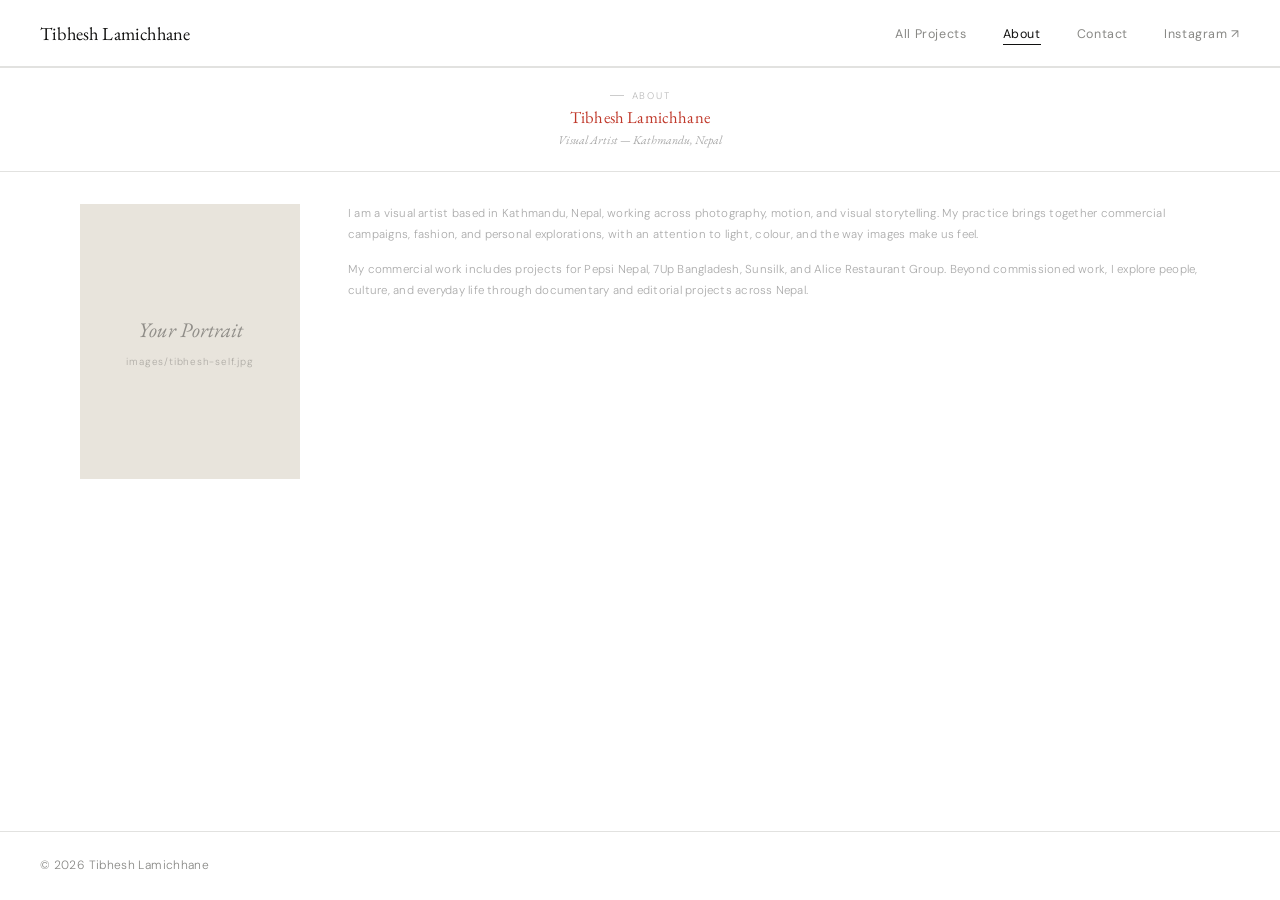
<file: about.html>
<!DOCTYPE html>
<html lang="en">
<head>
  <meta charset="UTF-8" />
  <meta name="viewport" content="width=device-width, initial-scale=1.0" />
  <title>About — Tibhesh Lamichhane</title>
  <link rel="icon" href="media/favicon.ico?v=1" sizes="any" />
  <link rel="apple-touch-icon" href="media/apple-touch-icon.png" />
  <link rel="stylesheet" href="style.css?v=20261119-icon1" />
  <link rel="preconnect" href="https://fonts.googleapis.com" />
  <link rel="preconnect" href="https://fonts.gstatic.com" crossorigin />
  <link href="https://fonts.googleapis.com/css2?family=EB+Garamond:ital,wght@0,400;0,500;1,400;1,500&family=DM+Sans:ital,wght@0,300;0,400;1,300&display=swap" rel="stylesheet" />
  <style>
    /* ---- entrance animations ---- */
    .ab-eyebrow { opacity:0; animation: fadeUp 0.5s cubic-bezier(0.16,1,0.3,1) 0.1s forwards; }
    .ab-name    { opacity:0; animation: fadeUp 0.6s cubic-bezier(0.16,1,0.3,1) 0.2s forwards; }
    .ab-role    { opacity:0; animation: fadeUp 0.6s cubic-bezier(0.16,1,0.3,1) 0.28s forwards; }
    .ab-photo   { opacity:0; animation: fadeUp 0.8s cubic-bezier(0.16,1,0.3,1) 0.35s forwards; }
    .ab-bio     { opacity:0; animation: fadeUp 0.6s cubic-bezier(0.16,1,0.3,1) 0.45s forwards; }
    .ab-bio + .ab-bio { animation-delay: 0.52s; }
    .ab-label   { opacity:0; animation: fadeUp 0.5s cubic-bezier(0.16,1,0.3,1) 0.58s forwards; }
    .ab-clients { opacity:0; animation: fadeUp 0.5s cubic-bezier(0.16,1,0.3,1) 0.64s forwards; }
    .ab-skills  { opacity:0; animation: fadeUp 0.5s cubic-bezier(0.16,1,0.3,1) 0.70s forwards; }

    @keyframes fadeUp {
      from { opacity:0; transform: translateY(14px); }
      to   { opacity:1; transform: none; }
    }

    /* ---- page layout ---- */
    .about-page-wrap {
      width: 100%;
      padding: 0 0 5rem;
    }

    /* ---- top info bar (same as project) ---- */
    .ab-bar {
      border-top: 1px solid var(--border);
      border-bottom: 1px solid var(--border);
      padding: 1.25rem 5rem;
      text-align: center;
      margin-bottom: 2rem;
    }
    .ab-eyebrow {
      font-size: 0.6rem;
      letter-spacing: 0.18em;
      text-transform: uppercase;
      color: #bbb;
      margin-bottom: 0.3rem;
      display: flex;
      align-items: center;
      justify-content: center;
      gap: 0.5rem;
    }
    .ab-eyebrow::before {
      content: "";
      display: inline-block;
      width: 14px;
      height: 1px;
      background: #ccc;
    }
    .ab-name {
      font-family: var(--serif);
      font-size: clamp(0.9rem, 1.3vw, 1.15rem);
      font-weight: 400;
      color: #c0392b;
      letter-spacing: 0.01em;
      line-height: 1.2;
    }
    .ab-role {
      font-family: var(--serif);
      font-size: 0.75rem;
      font-style: italic;
      color: #aaa;
      margin-top: 0.2rem;
    }

    /* ---- photo + text side by side ---- */
    .ab-content {
      display: grid;
      grid-template-columns: 220px 1fr;
      gap: 0;
      padding: 0 5rem 4rem;
      align-items: start;
    }
    .ab-photo {
      width: 220px;
      aspect-ratio: 4 / 5;
      overflow: hidden;
      background: #ebebeb;
    }
    .ab-photo img,
    .ab-photo .ph {
      width: 100%;
      height: 100%;
      object-fit: cover;
    }
    .ab-text {
      padding: 0 0 0 3rem;
      display: flex;
      flex-direction: column;
      justify-content: center;
    }
    .ab-bio {
      font-family: var(--sans);
      font-size: 0.72rem;
      font-weight: 300;
      line-height: 1.8;
      color: #aaa;
      letter-spacing: 0.02em;
      margin-bottom: 0.9rem;
    }

    @media (max-width: 768px) {
      .ab-bar { padding-left: 1.5rem; padding-right: 1.5rem; }
      .ab-content { grid-template-columns: 1fr; padding: 0 1.5rem 3rem; }
      .ab-text { padding: 2rem 0 0; }
    }
  </style>
</head>
<body class="page">

  <!-- NAV -->
  <nav class="nav">
    <a href="index.html" class="nav-logo">Tibhesh Lamichhane</a>
    <ul class="nav-links">
      <li><a href="index.html">All Projects</a></li>
      <li><a href="about.html" class="active">About</a></li>
      <li><a href="contact.html">Contact</a></li>
      <li><a href="https://instagram.com/tibhesh" target="_blank" rel="noopener">Instagram ↗</a></li>
    </ul>
    <button class="hamburger" id="hamburger" aria-label="Toggle menu">
      <span></span><span></span><span></span>
    </button>
  </nav>

  <!-- MOBILE MENU -->
  <div class="mobile-menu" id="mobileMenu">
    <a href="index.html">All Projects</a>
    <a href="about.html">About</a>
    <a href="contact.html">Contact</a>
    <a href="https://instagram.com/tibhesh" target="_blank">Instagram ↗</a>
  </div>

  <div class="about-page-wrap">

    <!-- INFO BAR -->
    <div class="ab-bar">
      <p class="ab-eyebrow">About</p>
      <h1 class="ab-name">Tibhesh Lamichhane</h1>
      <p class="ab-role">Visual Artist — Kathmandu, Nepal</p>
    </div>

    <!-- PHOTO + BIO SIDE BY SIDE -->
    <div class="ab-content">
      <div class="ab-photo">
        <!--
          REPLACE WITH: <img src="images/tibhesh-self.jpg" alt="Tibhesh Lamichhane" />
        -->
        <div class="ph" style="--ph-bg:#e8e4dc;">
          <p>Your Portrait</p>
          <small>images/tibhesh-self.jpg</small>
        </div>
      </div>
      <div class="ab-text">
        <p class="ab-bio">
          I am a visual artist based in Kathmandu, Nepal, working across photography, motion,
          and visual storytelling. My practice brings together commercial campaigns, fashion,
          and personal explorations, with an attention to light, colour, and the way images make us feel.
        </p>
        <p class="ab-bio">
          My commercial work includes projects for Pepsi Nepal, 7Up Bangladesh, Sunsilk,
          and Alice Restaurant Group. Beyond commissioned work, I explore people, culture,
          and everyday life through documentary and editorial projects across Nepal.
        </p>
      </div>
    </div>

  </div>

  <!-- FOOTER -->
  <footer class="footer">
    <span>© <span data-copyright-year>2026</span> Tibhesh Lamichhane</span>
  </footer>

  <script src="script.js?v=20261120-footer1"></script>
</body>
</html>
</file>
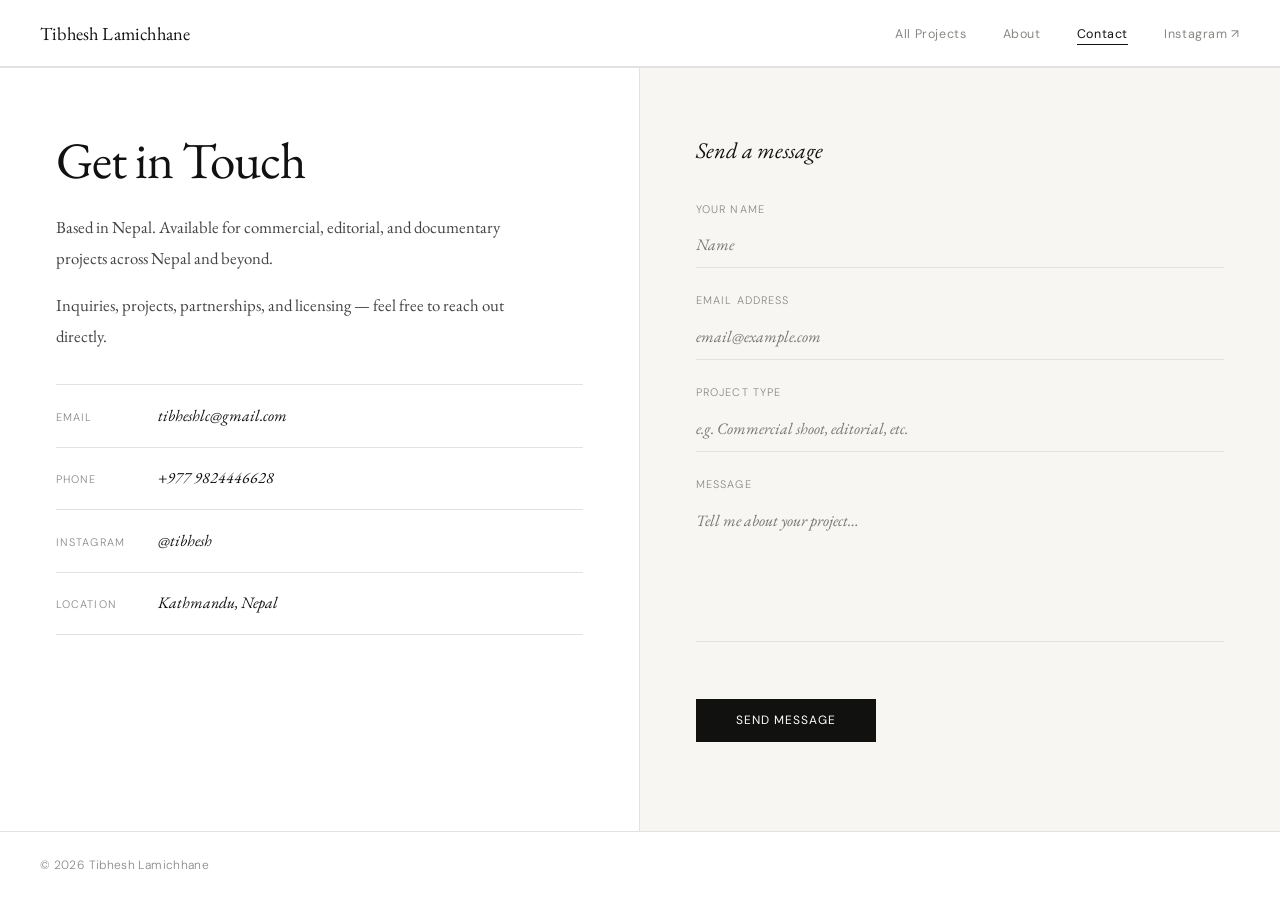
<file: contact.html>
<!DOCTYPE html>
<html lang="en">
<head>
  <meta charset="UTF-8" />
  <meta name="viewport" content="width=device-width, initial-scale=1.0" />
  <title>Contact — Tibhesh Lamichhane</title>
  <link rel="icon" href="media/favicon.ico?v=1" sizes="any" />
  <link rel="apple-touch-icon" href="media/apple-touch-icon.png" />
  <link rel="stylesheet" href="style.css?v=20261119-icon1" />
  <link rel="preconnect" href="https://fonts.googleapis.com" />
  <link rel="preconnect" href="https://fonts.gstatic.com" crossorigin />
  <link href="https://fonts.googleapis.com/css2?family=EB+Garamond:ital,wght@0,400;0,500;1,400;1,500&family=DM+Sans:ital,wght@0,300;0,400;1,300&display=swap" rel="stylesheet" />
  <style>
    /* entrance animations */
    .contact-heading,
    .contact-body,
    .contact-line,
    .form-heading,
    .form-field {
      opacity: 0;
      transform: translateY(14px);
      animation: fadeUp 0.6s cubic-bezier(0.16,1,0.3,1) forwards;
    }
    .contact-heading { animation-delay: 0.1s; }
    .contact-body    { animation-delay: 0.2s; }
    .contact-line:nth-child(1) { animation-delay: 0.3s; }
    .contact-line:nth-child(2) { animation-delay: 0.38s; }
    .contact-line:nth-child(3) { animation-delay: 0.46s; }
    .form-heading    { animation-delay: 0.15s; }
    .form-field:nth-child(1) { animation-delay: 0.25s; }
    .form-field:nth-child(2) { animation-delay: 0.33s; }
    .form-field:nth-child(3) { animation-delay: 0.41s; }
    .form-field:nth-child(4) { animation-delay: 0.49s; }
    .form-submit     { opacity: 0; animation: fadeUp 0.6s cubic-bezier(0.16,1,0.3,1) 0.57s forwards; }

    @keyframes fadeUp {
      to { opacity: 1; transform: none; }
    }

    /* form success message */
    .form-success {
      display: none;
      padding: 1.5rem;
      background: #f0f7f0;
      border: 1px solid #c8e0c8;
      font-family: var(--serif);
      font-style: italic;
      color: #3a6b3a;
      margin-top: 1rem;
      font-size: 1rem;
    }
    .form-success.show { display: block; }
  </style>
</head>
<body class="page">

  <!-- NAV -->
  <nav class="nav">
    <a href="index.html" class="nav-logo">Tibhesh Lamichhane</a>
    <ul class="nav-links">
      <li><a href="index.html">All Projects</a></li>
      <li><a href="about.html">About</a></li>
      <li><a href="contact.html" class="active">Contact</a></li>
      <li><a href="https://instagram.com/tibhesh" target="_blank" rel="noopener">Instagram ↗</a></li>
    </ul>
    <button class="hamburger" id="hamburger" aria-label="Toggle menu">
      <span></span><span></span><span></span>
    </button>
  </nav>

  <!-- MOBILE MENU -->
  <div class="mobile-menu" id="mobileMenu">
    <a href="index.html">All Projects</a>
    <a href="about.html">About</a>
    <a href="contact.html">Contact</a>
    <a href="https://instagram.com/tibhesh" target="_blank">Instagram ↗</a>
  </div>

  <!-- CONTACT LAYOUT -->
  <div class="contact-layout contact-page">

    <!-- LEFT: info -->
    <div class="contact-left">
      <h1 class="contact-heading">Get in Touch</h1>

      <p class="contact-body">
        Based in Nepal. Available for commercial, editorial,
        and documentary projects across Nepal and beyond.
      </p>
      <p class="contact-body">
        Inquiries, projects, partnerships, and licensing — feel free to reach out directly.
      </p>

      <div class="contact-line">
        <span class="contact-label">Email</span>
        <a href="mailto:tibheshlc@gmail.com" class="contact-value">tibheshlc@gmail.com</a>
      </div>
      <div class="contact-line">
        <span class="contact-label">Phone</span>
        <a href="tel:+9779824446628" class="contact-value">+977 9824446628</a>
      </div>
      <div class="contact-line">
        <span class="contact-label">Instagram</span>
        <a href="https://instagram.com/tibhesh" target="_blank" rel="noopener" class="contact-value">@tibhesh</a>
      </div>
      <div class="contact-line">
        <span class="contact-label">Location</span>
        <span class="contact-value" style="cursor:default;">Kathmandu, Nepal</span>
      </div>
    </div>

    <!-- RIGHT: form -->
    <div class="contact-right">
      <p class="form-heading">Send a message</p>

      <form id="contactForm">
        <div style="position:absolute;left:-10000px" aria-hidden="true"><label for="website">Leave this blank</label><input id="website" name="website" tabindex="-1" autocomplete="off" /></div>
        <div class="form-field">
          <label class="form-label" for="name">Your Name</label>
          <input type="text" id="name" name="name" maxlength="100" class="form-input" placeholder="Name" required />
        </div>
        <div class="form-field">
          <label class="form-label" for="email">Email Address</label>
          <input type="email" id="email" name="email" maxlength="254" class="form-input" placeholder="email@example.com" required />
        </div>
        <div class="form-field">
          <label class="form-label" for="project">Project Type</label>
          <input type="text" id="project" name="project" maxlength="200" class="form-input" placeholder="e.g. Commercial shoot, editorial, etc." />
        </div>
        <div class="form-field">
          <label class="form-label" for="message">Message</label>
          <textarea id="message" name="message" maxlength="8000" class="form-textarea" placeholder="Tell me about your project…" required></textarea>
        </div>
        <button type="submit" class="form-submit">Send Message</button>
        <div class="form-success" id="formSuccess" role="status" aria-live="polite">
          Thank you — your message has been sent. I'll get back to you soon.
        </div>
      </form>
    </div>

  </div>

  <!-- FOOTER -->
  <footer class="footer">
    <span>© <span data-copyright-year>2026</span> Tibhesh Lamichhane</span>
  </footer>

  <script src="script.js?v=20261120-footer1"></script>
  <script>
    const CONTACT_URL = 'https://tibhesh.com/api/contact';

    const form    = document.getElementById('contactForm');
    const btn     = form.querySelector('.form-submit');
    const success = document.getElementById('formSuccess');

    form.addEventListener('submit', async function(e) {
      e.preventDefault();

      const name    = document.getElementById('name').value.trim();
      const email   = document.getElementById('email').value.trim();
      const message = document.getElementById('message').value.trim();

      if (!name || !email || !message) {
        alert('Please fill in your name, email and message.');
        return;
      }

      btn.textContent = 'Sending...';
      btn.disabled = true;

      try {
        const res = await fetch(CONTACT_URL, {
          method: 'POST',
          headers: { 'Accept': 'application/json', 'Content-Type': 'application/json' },
          body: JSON.stringify({
            name: name,
            email: email,
            message: message,
            project: document.getElementById('project').value.trim(),
            website: document.getElementById('website').value
          })
        });

        const data = await res.json();
        if (res.ok && data.success) {
          success.classList.add('show');
          form.reset();
          btn.textContent = 'Send Message';
          btn.disabled = false;
          setTimeout(() => success.classList.remove('show'), 7000);
        } else {
          throw new Error(data.error || 'Something went wrong.');
        }
      } catch (err) {
        alert('Could not send: ' + err.message);
        btn.textContent = 'Send Message';
        btn.disabled = false;
      }
    });
  </script>
</body>
</html>
</file>
<file: style.css>
/* ================================================
   TIBHESH LAMICHHANE — SHARED STYLESHEET
   All pages share this file
   ================================================ */

/* ---- CUSTOM PROPERTIES ---- */
:root {
  --white:  #ffffff;
  --off:    #f7f6f3;
  --border: #e2e2e0;
  --text:   #111110;
  --muted:  #888885;
  --accent: #111110;

  --serif: 'EB Garamond', Georgia, serif;
  --sans:  'DM Sans', system-ui, sans-serif;

  --ease: cubic-bezier(0.25, 0.46, 0.45, 0.94);
  --ease-out: cubic-bezier(0.16, 1, 0.3, 1);
}

/* ---- RESET ---- */
*, *::before, *::after { box-sizing: border-box; margin: 0; padding: 0; }
html { font-size: 16px; scroll-behavior: smooth; }
body {
  background: var(--white);
  color: var(--text);
  font-family: var(--sans);
  font-weight: 300;
  line-height: 1.65;
  -webkit-font-smoothing: antialiased;
  overflow-x: hidden;
}
a { color: inherit; text-decoration: none; }
img { display: block; width: 100%; height: 100%; object-fit: cover; }
ul, ol { list-style: none; }
button { font-family: inherit; cursor: pointer; border: none; background: none; }

/* ================================================
   NAV — shared across all pages
   ================================================ */
.nav {
  position: sticky;
  top: 0;
  z-index: 500;
  display: flex;
  align-items: center;
  justify-content: space-between;
  gap: 2rem;
  padding: 1.1rem 2.5rem;
  background: var(--white);
  border-bottom: 1px solid var(--border);
}

.nav-logo {
  font-family: var(--serif);
  font-size: 1.15rem;
  font-weight: 400;
  letter-spacing: 0.01em;
  white-space: nowrap;
  flex-shrink: 0;
}

.nav-links {
  display: flex;
  gap: 2.25rem;
  align-items: center;
}

.nav-links a {
  font-size: 0.78rem;
  font-weight: 400;
  letter-spacing: 0.05em;
  color: var(--muted);
  transition: color 0.2s;
  position: relative;
}
.nav-links a:hover,
.nav-links a.active { color: var(--text); }
.nav-links a.active::after {
  content: '';
  position: absolute;
  bottom: -3px; left: 0; right: 0;
  height: 1px;
  background: var(--text);
}

/* Hamburger */
.hamburger {
  display: none;
  flex-direction: column;
  gap: 5px;
  padding: 4px;
}
.hamburger span {
  display: block;
  width: 22px;
  height: 1px;
  background: var(--text);
  transition: transform 0.35s var(--ease), opacity 0.35s;
}
.hamburger.open span:nth-child(1) { transform: translateY(6px) rotate(45deg); }
.hamburger.open span:nth-child(2) { opacity: 0; }
.hamburger.open span:nth-child(3) { transform: translateY(-6px) rotate(-45deg); }

/* Mobile menu */
.mobile-menu {
  display: none;
  position: fixed;
  inset: 0;
  top: 57px; /* below nav */
  background: var(--white);
  z-index: 490;
  flex-direction: column;
  padding: 3rem 2.5rem;
  gap: 0;
  border-top: 1px solid var(--border);
  animation: fadeIn 0.25s var(--ease);
}
.mobile-menu.open { display: flex; }
.mobile-menu a {
  font-family: var(--serif);
  font-size: 2rem;
  font-weight: 400;
  color: var(--text);
  padding: 0.9rem 0;
  border-bottom: 1px solid var(--border);
  display: block;
}

/* ================================================
   FOOTER — shared
   ================================================ */
.footer {
  display: flex;
  align-items: center;
  justify-content: space-between;
  padding: 1.5rem 2.5rem;
  border-top: 1px solid var(--border);
  font-size: 0.75rem;
  color: var(--muted);
  letter-spacing: 0.03em;
  margin-top: auto;
}
.footer-links { display: flex; gap: 1.5rem; }
.footer-links a { transition: color 0.2s; }
.footer-links a:hover { color: var(--text); }

/* ================================================
   PLACEHOLDER — for images not yet added
   ================================================ */
.ph {
  width: 100%;
  height: 100%;
  background: var(--ph-bg, #ebebeb);
  display: flex;
  flex-direction: column;
  align-items: center;
  justify-content: center;
  gap: 0.4rem;
  text-align: center;
  padding: 1rem;
}
.ph p {
  font-family: var(--serif);
  font-size: clamp(0.9rem, 2vw, 1.3rem);
  font-style: italic;
  color: rgba(0,0,0,0.38);
}
.ph small {
  font-size: 0.62rem;
  letter-spacing: 0.08em;
  color: rgba(0,0,0,0.25);
  font-family: var(--sans);
}

/* ================================================
   PAGE WRAPPER
   ================================================ */
.page { min-height: 100svh; display: flex; flex-direction: column; }

/* ================================================
   ANIMATIONS
   ================================================ */
@keyframes fadeIn {
  from { opacity: 0; }
  to   { opacity: 1; }
}

/* Reveal utility — JS adds .is-visible */
.reveal {
  opacity: 0;
  transform: translateY(22px);
  transition: opacity 0.65s var(--ease-out), transform 0.65s var(--ease-out);
}
.reveal.is-visible {
  opacity: 1;
  transform: none;
}

/* ================================================
   INDEX — FILTER BAR
   ================================================ */
.filter-bar {
  display: flex;
  gap: 0;
  border-bottom: 1px solid var(--border);
  padding: 0 5rem;
  overflow-x: auto;
  scrollbar-width: none;
}
.filter-bar::-webkit-scrollbar { display: none; }

.filter-btn {
  padding: 0.9rem 1.4rem;
  font-family: var(--sans);
  font-size: 0.75rem;
  font-weight: 400;
  letter-spacing: 0.06em;
  color: var(--muted);
  white-space: nowrap;
  border-bottom: 2px solid transparent;
  margin-bottom: -1px;
  transition: color 0.2s, border-color 0.2s;
}
.filter-btn:hover { color: var(--text); }
.filter-btn.active { color: var(--text); border-bottom-color: var(--text); }

/* ================================================
   INDEX — PROJECT GRID (3-column)
   ================================================ */
.project-grid {
  display: grid;
  grid-template-columns: repeat(4, 1fr);
  gap: 1.5rem;
  padding: 2.5rem 5rem;
  border: none;
}

/* each cell */
.grid-item {
  border: none;
  transition: opacity 0.35s var(--ease);
}
.grid-item.hidden { display: none; }

.grid-link {
  display: block;
  text-decoration: none;
  color: inherit;
}

.grid-img {
  width: 100%;
  aspect-ratio: 4 / 5;
  overflow: hidden;
  background: #ebebeb;
  /* slightly smaller: controlled by grid gap + padding */
}
.grid-img img,
.grid-img .ph {
  transition: transform 0.7s var(--ease);
}
.grid-link:hover .grid-img img,
.grid-link:hover .grid-img .ph {
  transform: scale(1.04);
}

.grid-meta {
  padding: 0.75rem 0 0;
}
.grid-category {
  font-size: 0.62rem;
  letter-spacing: 0.09em;
  text-transform: uppercase;
  color: var(--muted);
  margin-bottom: 0.2rem;
  display: block;
}
.grid-title {
  font-family: var(--serif);
  font-size: clamp(0.85rem, 1.3vw, 1.05rem);
  font-weight: 400;
  line-height: 1.25;
  color: #c0392b;
  transition: color 0.2s;
}
.grid-link:hover .grid-title { color: #e07060; }

/* ================================================
   PROJECT DETAIL PAGE
   ================================================ */
.project-page { flex: 1; }

/* Full-width body, no max-width */
.project-body {
  width: 100%;
  padding: 0 0 5rem;
}

/* Back link — sits above the info bar */
.project-back {
  display: inline-flex;
  align-items: center;
  gap: 0.4rem;
  font-size: 0.65rem;
  letter-spacing: 0.12em;
  text-transform: uppercase;
  color: #bbb;
  padding: 1rem 5rem;
  transition: color 0.2s;
}
.project-back:hover { color: var(--text); }

/* ---- INFO BAR: full-width strip ---- */
.project-header {
  display: flex;
  align-items: stretch;
  gap: 0;
  border-top: 1px solid var(--border);
  border-bottom: 1px solid var(--border);
  margin-bottom: 1.5rem;
  justify-content: center;
}

/* Title block — full width, centered */
.project-title-block {
  flex: 1;
  padding: 1.25rem 5rem;
  border-right: none;
  text-align: center;
}

.project-eyebrow {
  font-size: 0.6rem;
  letter-spacing: 0.18em;
  text-transform: uppercase;
  color: #bbb;
  margin-bottom: 0.3rem;
  display: flex;
  align-items: center;
  justify-content: center;
  gap: 0.5rem;
}
.project-eyebrow::before {
  content: "";
  display: inline-block;
  width: 14px;
  height: 1px;
  background: #ccc;
}

.project-name {
  font-family: var(--serif);
  font-size: clamp(0.9rem, 1.3vw, 1.15rem);
  font-weight: 400;
  letter-spacing: -0.01em;
  line-height: 1.2;
  color: #c0392b;
}
.project-name em {
  font-size: 0.9em;
  color: #e07060;
  font-style: italic;
  margin-left: 0.35rem;
}

/* Right: meta cells */
.project-details {
  display: flex;
  align-items: stretch;
}
.project-detail-cell {
  padding: 1.25rem 1.75rem;
  border-right: 1px solid var(--border);
  display: flex;
  flex-direction: column;
  justify-content: center;
  min-width: 110px;
}
.project-detail-cell:last-child { border-right: none; }

.project-detail-cell dt {
  font-size: 0.58rem;
  letter-spacing: 0.14em;
  text-transform: uppercase;
  color: #ccc;           /* lightest */
  margin-bottom: 0.2rem;
}
.project-detail-cell dd {
  font-family: var(--serif);
  font-size: 0.82rem;
  color: #555;           /* mid tone */
  font-style: italic;
  line-height: 1.3;
}

/* Description — compact strip below header */
.project-description {
  font-family: var(--sans);
  font-size: 0.72rem;
  font-weight: 300;
  line-height: 1.7;
  color: #aaa;
  letter-spacing: 0.02em;
  padding: 0 5rem 1.5rem;
  max-width: 680px;
  border-bottom: 1px solid var(--border);
  margin: 0 auto 1.5rem;
  text-align: center;
}

/* Photo grid — 3 columns, free/natural aspect ratio per image */
.project-photos {
  display: grid;
  grid-template-columns: repeat(3, 1fr);
  gap: 0.6rem;
  padding: 0 8rem;
  max-width: 1100px;
  margin: 0 auto;
}

.project-photos .photo-item {
  width: 100%;
  overflow: hidden;
  background: #e8e8e8;
  line-height: 0;
}
.project-photos img {
  width: 100%;
  height: auto;
  display: block;
  transition: transform 0.6s var(--ease), opacity 0.3s;
  cursor: zoom-in;
}
.project-photos .photo-item:hover img { transform: scale(1.03); }

.project-photos .photo-item.wide {
  grid-column: span 3;
}
/* Placeholder keeps readable height */
.project-photos .ph { min-height: 300px; line-height: normal; }

.project-motion { max-width: 1100px; margin: 3.5rem auto 0; padding: 0 8rem; }
.media-heading { font-family: var(--serif); font-weight: 400; font-size: 1.8rem; margin: 0 0 1.5rem; }
.project-videos { display: grid; grid-template-columns: repeat(2, minmax(0, 1fr)); gap: 1rem; align-items: start; }
.motion-item { margin: 0; min-width: 0; }
.motion-item video { display: block; width: 100%; height: auto; max-height: 75vh; background: #111; }
.motion-item figcaption { padding: .75rem 0; font-size: .75rem; color: var(--muted); line-height: 1.5; }
@media (max-width: 768px) {
  .project-motion { padding: 0 1.5rem; }
  .project-videos { grid-template-columns: 1fr; gap: 1.5rem; }
  .project-photos .photo-item.wide { grid-column: 1 / -1; }
}

/* project-back defined above */

/* Next project strip */
.next-project {
  border-top: 1px solid var(--border);
  margin-top: 5rem;
  padding-top: 2rem;
  display: flex;
  align-items: center;
  justify-content: space-between;
}
.next-project span {
  font-size: 0.7rem;
  letter-spacing: 0.1em;
  text-transform: uppercase;
  color: var(--muted);
}
.next-project a {
  font-family: var(--serif);
  font-size: clamp(1.1rem, 2.5vw, 1.8rem);
  font-weight: 400;
  font-style: italic;
  transition: color 0.2s;
}
.next-project a:hover { color: var(--muted); }

/* ================================================
   ABOUT PAGE
   ================================================ */
.about-page { flex: 1; }

.about-layout {
  display: grid;
  grid-template-columns: 1fr 1.35fr;
  gap: 0;
  border-top: 1px solid var(--border);
  min-height: 85vh;
}

.about-left {
  border-right: 1px solid var(--border);
  position: relative;
}
.about-portrait {
  width: 100%;
  height: 100%;
  min-height: 420px;
  object-fit: cover;
}
.about-portrait.ph { min-height: 420px; }

.about-right {
  padding: 4rem 3.5rem 5rem;
  max-width: 700px;
}

.about-heading {
  font-family: var(--serif);
  font-size: clamp(2.2rem, 4.5vw, 4rem);
  font-weight: 400;
  letter-spacing: -0.02em;
  line-height: 1.05;
  margin-bottom: 0.5rem;
}
.about-sub {
  font-family: var(--serif);
  font-size: 1rem;
  font-style: italic;
  color: var(--muted);
  margin-bottom: 2.5rem;
}

.about-body {
  font-family: var(--serif);
  font-size: clamp(1rem, 1.6vw, 1.15rem);
  line-height: 1.85;
  color: #333;
  margin-bottom: 1.25rem;
  max-width: 580px;
}

.about-section-label {
  font-size: 0.68rem;
  letter-spacing: 0.12em;
  text-transform: uppercase;
  color: var(--muted);
  margin: 2.5rem 0 1rem;
  display: block;
}

.clients-list {
  display: flex;
  flex-wrap: wrap;
  gap: 0.4rem 1.5rem;
}
.clients-list li {
  font-family: var(--serif);
  font-size: 0.95rem;
  color: var(--text);
  font-style: italic;
}

.skills-list {
  display: flex;
  flex-wrap: wrap;
  gap: 0.4rem;
  margin-top: 0.5rem;
}
.skill-pill {
  font-size: 0.72rem;
  letter-spacing: 0.05em;
  border: 1px solid var(--border);
  padding: 0.3rem 0.8rem;
  border-radius: 100px;
  color: #555;
}

/* ================================================
   CONTACT PAGE
   ================================================ */
.contact-page { flex: 1; }

.contact-layout {
  display: grid;
  grid-template-columns: 1fr 1fr;
  gap: 0;
  border-top: 1px solid var(--border);
  min-height: 75vh;
}

.contact-left {
  border-right: 1px solid var(--border);
  padding: 4rem 3.5rem 5rem;
}

.contact-heading {
  font-family: var(--serif);
  font-size: clamp(2.2rem, 4vw, 3.5rem);
  font-weight: 400;
  letter-spacing: -0.02em;
  line-height: 1.1;
  margin-bottom: 1.5rem;
}
.contact-body {
  font-family: var(--serif);
  font-size: 1.05rem;
  line-height: 1.85;
  color: #444;
  margin-bottom: 1rem;
  max-width: 480px;
}

.contact-line {
  display: flex;
  align-items: baseline;
  gap: 0.75rem;
  padding: 1.1rem 0;
  border-bottom: 1px solid var(--border);
}
.contact-line:first-of-type { border-top: 1px solid var(--border); margin-top: 2rem; }
.contact-label {
  font-size: 0.68rem;
  letter-spacing: 0.1em;
  text-transform: uppercase;
  color: var(--muted);
  min-width: 90px;
  flex-shrink: 0;
}
.contact-value {
  font-family: var(--serif);
  font-size: 1rem;
  font-style: italic;
  color: var(--text);
  transition: color 0.2s;
}
.contact-value:hover { color: var(--muted); }

/* Contact form */
.contact-right {
  padding: 4rem 3.5rem 5rem;
  background: var(--off);
}

.form-heading {
  font-family: var(--serif);
  font-size: 1.4rem;
  font-weight: 400;
  font-style: italic;
  margin-bottom: 2rem;
  color: var(--text);
}

.form-field {
  margin-bottom: 1.5rem;
}
.form-label {
  display: block;
  font-size: 0.68rem;
  letter-spacing: 0.1em;
  text-transform: uppercase;
  color: var(--muted);
  margin-bottom: 0.5rem;
}
.form-input,
.form-textarea {
  width: 100%;
  border: none;
  border-bottom: 1px solid var(--border);
  background: transparent;
  font-family: var(--serif);
  font-size: 1rem;
  font-style: italic;
  color: var(--text);
  padding: 0.5rem 0 0.75rem;
  outline: none;
  transition: border-color 0.25s;
  resize: none;
  appearance: none;
}
.form-input:focus,
.form-textarea:focus { border-color: var(--text); }
.form-textarea { height: 140px; }

.form-submit {
  display: inline-block;
  margin-top: 1.5rem;
  padding: 0.85rem 2.5rem;
  background: var(--text);
  color: var(--white);
  font-family: var(--sans);
  font-size: 0.75rem;
  font-weight: 400;
  letter-spacing: 0.08em;
  text-transform: uppercase;
  border: none;
  cursor: pointer;
  transition: background 0.25s, transform 0.2s var(--ease-out);
}
.form-submit:hover {
  background: #333;
  transform: translateY(-1px);
}

/* ================================================
   RESPONSIVE
   ================================================ */
@media (max-width: 1024px) {
  .project-grid { grid-template-columns: repeat(2, 1fr); padding: 2rem 3rem; gap: 1.25rem; }
  .about-layout,
  .contact-layout { grid-template-columns: 1fr; }
  .about-left { display: none; }
  .about-right,
  .contact-left,
  .contact-right { border-right: none; }
}

@media (max-width: 768px) {
  .nav { padding: 1rem 1.25rem; }
  .nav-links { display: none; }
  .hamburger { display: flex; }

  .filter-bar { padding: 0 1.25rem; }
  .project-grid { grid-template-columns: 1fr; padding: 1.5rem 1.25rem; gap: 1.5rem; }
  .grid-item { border: none; }

  .project-header { flex-direction: column; }
  .project-details { flex-wrap: wrap; border-top: 1px solid var(--border); }
  .project-detail-cell { min-width: 90px; }
  .project-title-block { border-right: none; }
  .project-photos { grid-template-columns: repeat(2, 1fr); padding: 0 1.5rem; }
  .about-right { padding: 3rem 1.25rem 4rem; }
  .contact-left,
  .contact-right { padding: 3rem 1.25rem 4rem; }

  .footer { flex-direction: column; gap: 0.5rem; text-align: center; padding: 1.25rem; }
  .footer-links { justify-content: center; }
}

/* Minimal sound control for in-view motion playback. */
.motion-player { position: relative; }
.motion-mute { position: absolute; right: .75rem; bottom: .75rem; display: grid; place-items: center; width: 44px; height: 44px; padding: 10px; border: 1px solid rgba(255,255,255,.25); border-radius: 50%; background: rgba(0,0,0,.5); color: #fff; cursor: pointer; }
.motion-mute:hover { background: rgba(0,0,0,.75); }
.motion-mute:focus-visible { outline: 2px solid white; outline-offset: 3px; }
.motion-mute svg { width: 22px; height: 22px; }
.motion-mute .sound-on, .motion-mute[aria-pressed="true"] .sound-off { display: none; }
.motion-mute[aria-pressed="true"] .sound-on { display: block; }

.project-motion + .final-photos { margin-top: 1rem; }

.motion-mute { z-index: 5; display: flex; align-items: center; gap: 7px; width: auto; min-width: 44px; height: 44px; padding: 10px 14px; border-radius: 24px; background: rgba(0,0,0,.82); border-color: rgba(255,255,255,.65); box-shadow: 0 2px 12px rgba(0,0,0,.25); opacity: 1; visibility: visible; }
.motion-sound-label { font-size: 12px; line-height: 1; color: #fff; }
.motion-mute svg { flex-shrink: 0; }

/* Subtle glass sound controls; dark translucent fallback without blur support. */
.motion-mute { background: rgba(22,25,28,.62); border: 1px solid rgba(255,255,255,.28); box-shadow: inset 0 1px 0 rgba(255,255,255,.16), 0 3px 12px rgba(0,0,0,.12); transition: background .2s ease, border-color .2s ease; }
@supports ((backdrop-filter: blur(12px)) or (-webkit-backdrop-filter: blur(12px))) {
  .motion-mute { background: linear-gradient(145deg,rgba(255,255,255,.16),rgba(255,255,255,.04)), rgba(20,24,28,.24); -webkit-backdrop-filter: blur(12px) saturate(135%); backdrop-filter: blur(12px) saturate(135%); }
}
.motion-mute:hover { background: rgba(30,34,38,.42); border-color: rgba(255,255,255,.45); }
.motion-mute svg, .motion-sound-label { filter: drop-shadow(0 1px 2px rgba(0,0,0,.45)); }

.motion-mute { width: 44px; height: 44px; padding: 10px; justify-content: center; border-radius: 50%; }
</file>
